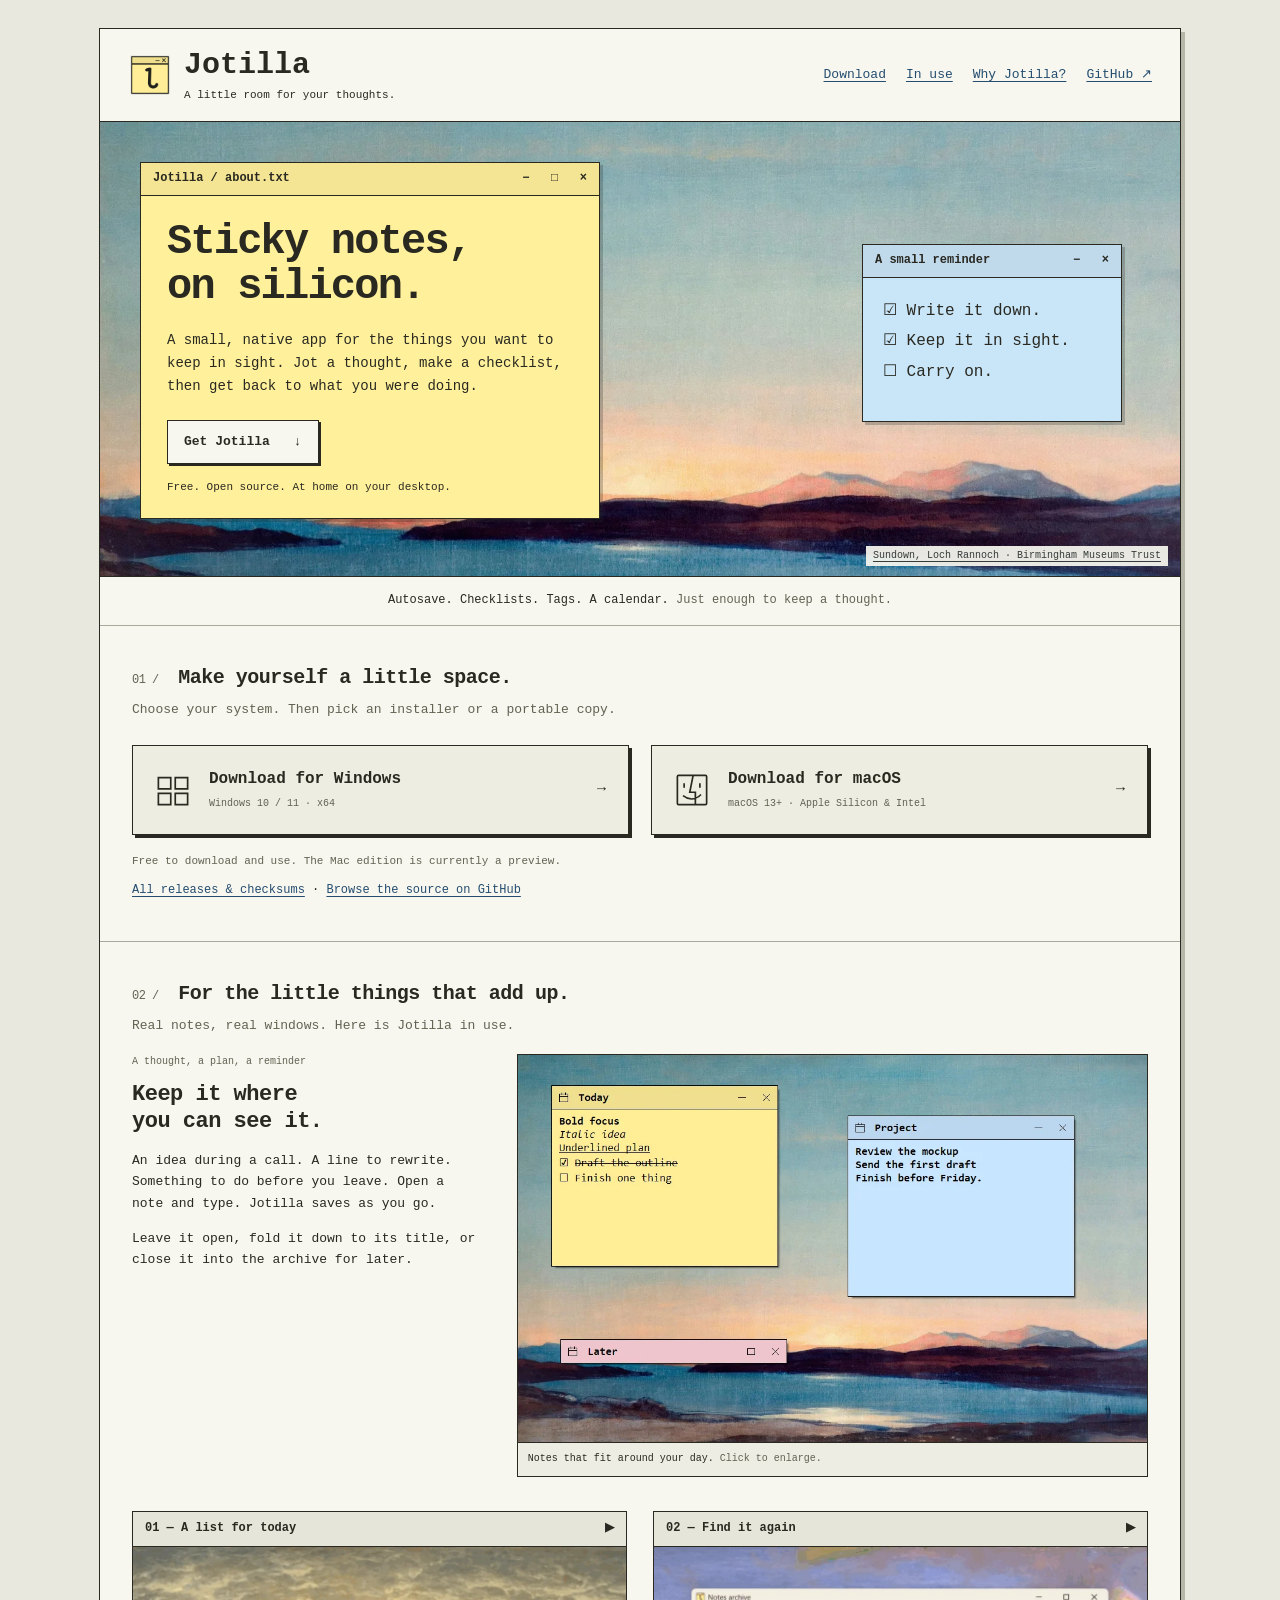
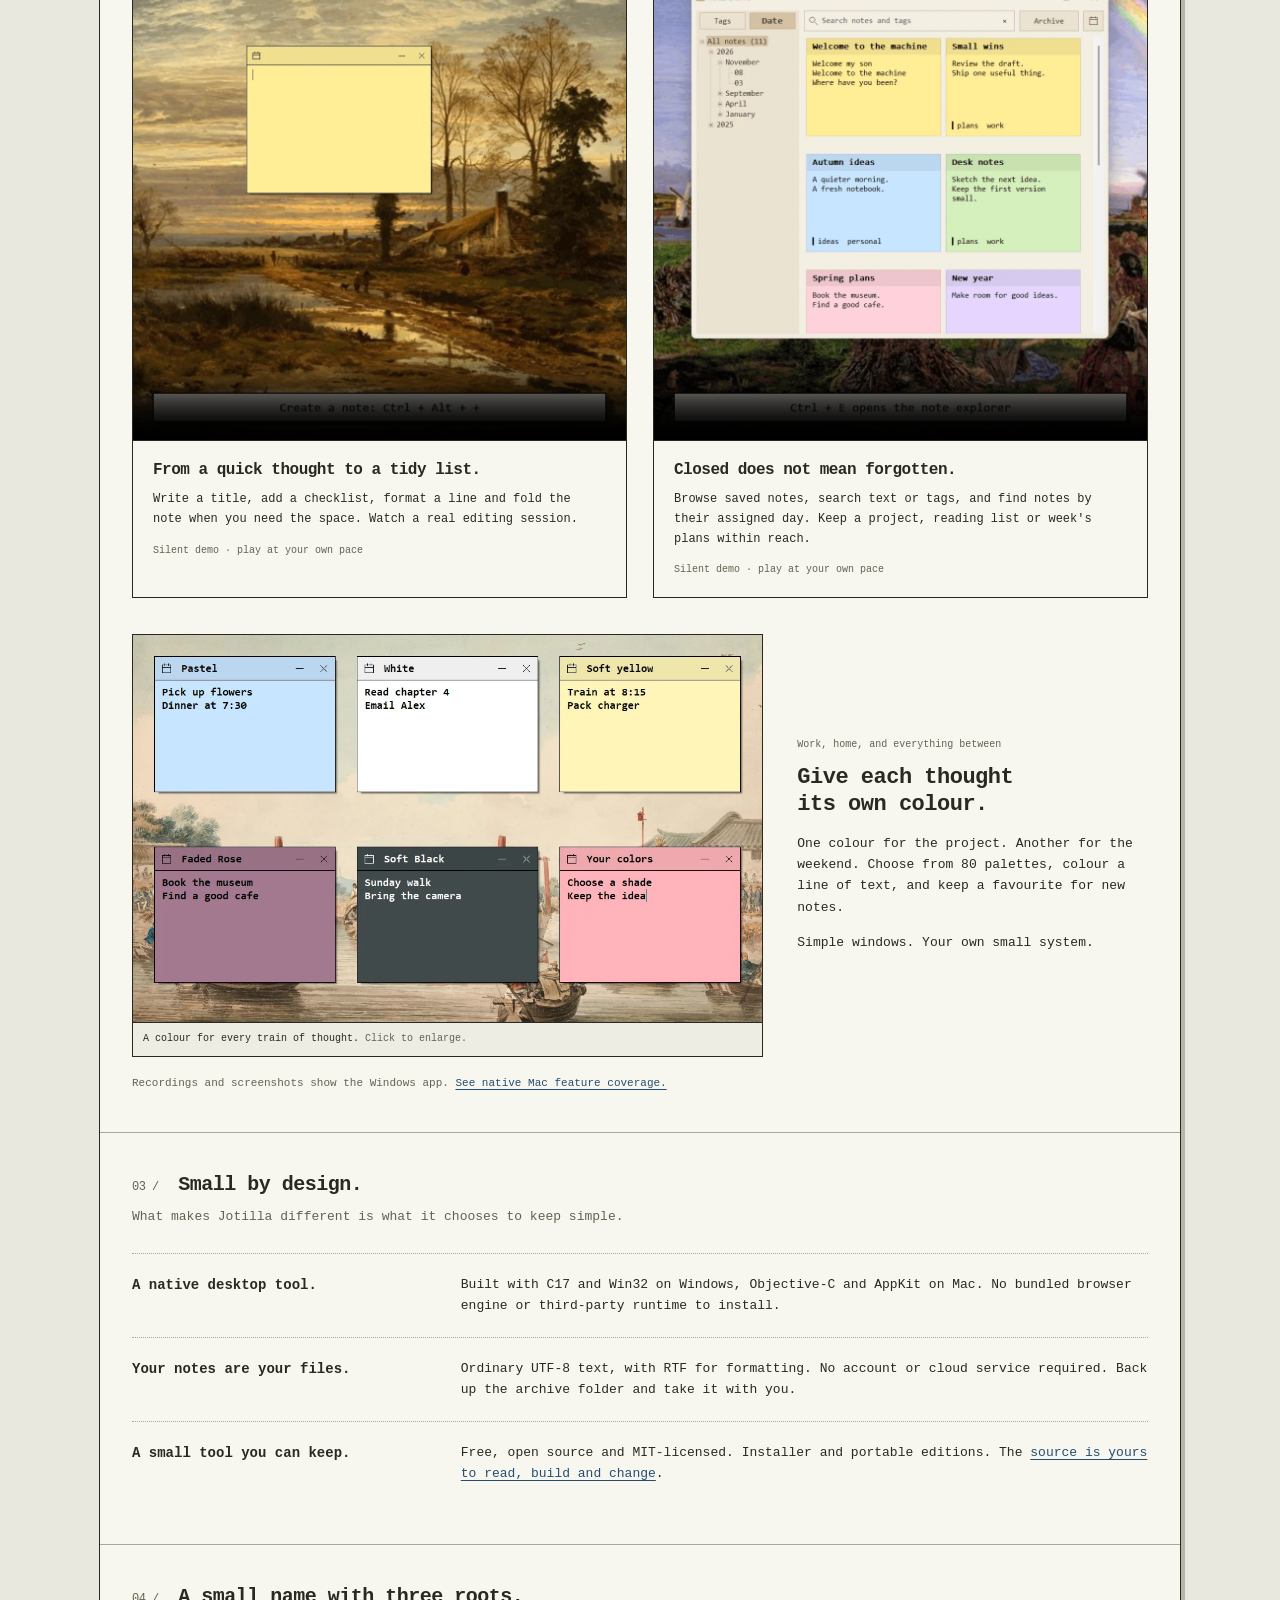
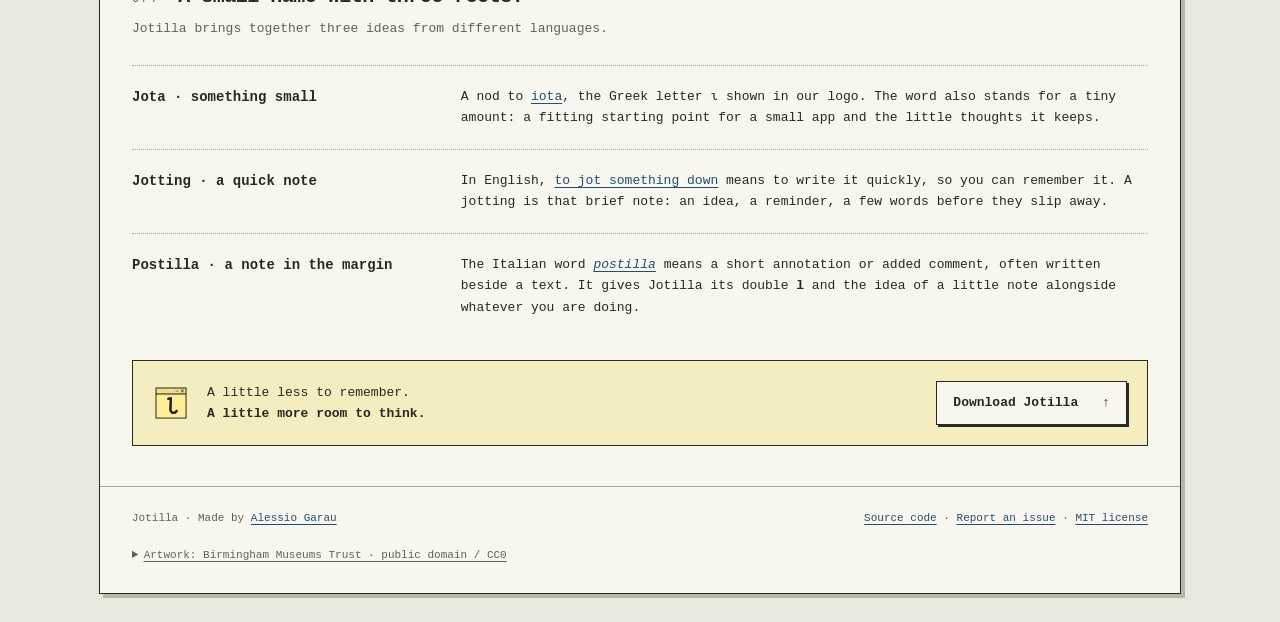
<file: index.html>
<!doctype html>
<html lang="en">
<head>
  <meta charset="utf-8">
  <meta name="viewport" content="width=device-width, initial-scale=1">
  <meta name="color-scheme" content="light">
  <meta name="description" content="Jotilla is a small, native sticky notes app. Keep thoughts, checklists and reminders on your desktop. Free, open source, for Windows and macOS.">
  <meta property="og:type" content="website">
  <meta property="og:title" content="Jotilla — Sticky notes, on silicon.">
  <meta property="og:description" content="A small place for your thoughts. Native desktop notes with autosave, checklists, colours and a calendar. Free and open source.">
  <meta property="og:url" content="https://garaugarau.github.io/Jotilla/">
  <meta property="og:image" content="https://garaugarau.github.io/Jotilla/assets/notes.webp">
  <meta property="og:image:alt" content="Jotilla notes on a painted landscape">
  <link rel="canonical" href="https://garaugarau.github.io/Jotilla/">
  <link rel="icon" href="assets/jotilla.ico" sizes="any">
  <link rel="icon" type="image/png" href="assets/jotilla.png">
  <link rel="stylesheet" href="style.css">
  <title>Jotilla — Sticky notes, on silicon.</title>
</head>
<body id="top">
  <a class="skip-link" href="#main">Skip to content</a>
  <div class="site">
    <header class="masthead">
      <a class="brand" href="#top" aria-label="Jotilla home">
        <img src="assets/jotilla.png" width="44" height="44" alt="">
        <span>Jotilla<span class="brand-caption">A little room for your thoughts.</span></span>
      </a>
      <nav aria-label="Main navigation">
        <a href="#download">Download</a>
        <a href="#in-use">In use</a>
        <a href="#why">Why Jotilla?</a>
        <a href="https://github.com/GarauGarau/Jotilla">GitHub <span aria-hidden="true">↗</span></a>
      </nav>
    </header>

    <main id="main">
      <section class="desktop" aria-labelledby="intro-heading">
        <div class="intro-note">
          <div class="note-bar"><span>Jotilla / about.txt</span><span aria-hidden="true">− &nbsp; □ &nbsp; ×</span></div>
          <div class="note-content">
            <h1 id="intro-heading">Sticky notes,<br>on silicon.</h1>
            <p>A small, native app for the things you want to keep in sight. Jot a thought, make a checklist, then get back to what you were doing.</p>
            <a class="button primary" href="#download">Get Jotilla <span aria-hidden="true">↓</span></a>
            <p class="note-foot">Free. Open source. At home on your desktop.</p>
          </div>
        </div>
        <div class="little-note" aria-hidden="true">
          <div class="note-bar"><span>A small reminder</span><span>− &nbsp; ×</span></div>
          <p>☑ Write it down.<br>☑ Keep it in sight.<br>☐ Carry on.</p>
        </div>
        <a class="art-label" href="#artwork">Sundown, Loch Rannoch · Birmingham Museums Trust</a>
      </section>

      <p class="intro-line">Autosave. Checklists. Tags. A calendar. <span>Just enough to keep a thought.</span></p>

      <section class="section downloads" id="download" aria-labelledby="download-heading">
        <div class="section-heading">
          <h2 id="download-heading"><span class="section-number">01 /</span> Make yourself a little space.</h2>
          <p>Choose your system. Then pick an installer or a portable copy.</p>
        </div>
        <div class="platforms">
          <a class="platform-button" href="windows.html">
            <svg class="os-icon" viewBox="0 0 32 32" width="36" height="36" fill="none" stroke="currentColor" stroke-width="1.5" aria-hidden="true"><path d="M3 5h11v10H3zM18 5h11v10H18zM3 19h11v10H3zM18 19h11v10H18z"/></svg>
            <span><strong>Download for Windows</strong><small>Windows 10 / 11 · x64</small></span>
            <span class="platform-arrow" aria-hidden="true">→</span>
          </a>
          <a class="platform-button" href="macos.html">
            <svg class="os-icon" viewBox="0 0 32 32" width="36" height="36" fill="none" stroke="currentColor" stroke-width="1.5" aria-hidden="true"><rect x="3" y="3" width="26" height="26" rx="1"/><path d="M17 3l-3 15h5v11M9 10v4m14-4v4M8 21c5 4 11 4 16-1"/></svg>
            <span><strong>Download for macOS</strong><small>macOS 13+ · Apple Silicon &amp; Intel</small></span>
            <span class="platform-arrow" aria-hidden="true">→</span>
          </a>
        </div>
        <p class="fine-print">Free to download and use. The Mac edition is currently a preview.</p>
        <p class="download-help"><a href="https://github.com/GarauGarau/Jotilla/releases">All releases &amp; checksums</a><span aria-hidden="true"> · </span><a href="https://github.com/GarauGarau/Jotilla">Browse the source on GitHub</a></p>
      </section>

      <section class="section" id="in-use" aria-labelledby="use-heading">
        <div class="section-heading">
          <h2 id="use-heading"><span class="section-number">02 /</span> For the little things that add up.</h2>
          <p>Real notes, real windows. Here is Jotilla in use.</p>
        </div>
        <article class="wide-example">
          <div class="example-copy">
            <span class="eyebrow">A thought, a plan, a reminder</span>
            <h3>Keep it where <br>you can see it.</h3>
            <p>An idea during a call. A line to rewrite. Something to do before you leave. Open a note and type. Jotilla saves as you go.</p>
            <p>Leave it open, fold it down to its title, or close it into the archive for later.</p>
          </div>
          <figure class="media-frame">
            <a href="assets/notes.webp" aria-label="Open the full screenshot of Jotilla notes">
              <img src="assets/notes.webp" width="1040" height="640" loading="lazy" decoding="async" alt="Yellow Today note with a checklist, blue Project note and a folded Later note on a painted lake landscape.">
            </a>
            <figcaption>Notes that fit around your day. <span>Click to enlarge.</span></figcaption>
          </figure>
        </article>
        <div class="video-examples">
          <article class="video-example">
            <div class="video-title"><span>01 — A list for today</span><span aria-hidden="true">▶</span></div>
            <video controls playsinline preload="metadata" poster="assets/notes-demo-poster.webp" width="1000" height="1000" aria-label="Jotilla demo: writing, formatting and folding a note" aria-describedby="notes-video-description">
              <source src="assets/notes-demo.mp4" type="video/mp4">
              <p><a href="assets/notes-demo.mp4">Download the note-editing video.</a></p>
            </video>
            <div class="video-copy">
              <h3>From a quick thought to a tidy list.</h3>
              <p id="notes-video-description">Write a title, add a checklist, format a line and fold the note when you need the space. Watch a real editing session.</p>
              <span class="video-note">Silent demo · play at your own pace</span>
            </div>
          </article>
          <article class="video-example">
            <div class="video-title"><span>02 — Find it again</span><span aria-hidden="true">▶</span></div>
            <video controls playsinline preload="metadata" poster="assets/browser-demo-poster.webp" width="1000" height="1000" aria-label="Jotilla demo: browsing the archive and calendar" aria-describedby="browser-video-description">
              <source src="assets/browser-demo.mp4" type="video/mp4">
              <p><a href="assets/browser-demo.mp4">Download the archive and calendar video.</a></p>
            </video>
            <div class="video-copy">
              <h3>Closed does not mean forgotten.</h3>
              <p id="browser-video-description">Browse saved notes, search text or tags, and find notes by their assigned day. Keep a project, reading list or week's plans within reach.</p>
              <span class="video-note">Silent demo · play at your own pace</span>
            </div>
          </article>
        </div>
        <article class="wide-example colours-example">
          <figure class="media-frame">
            <a href="assets/palettes.webp" aria-label="Open the full screenshot of Jotilla note colours">
              <img src="assets/palettes.webp" width="1040" height="640" loading="lazy" decoding="async" alt="Six Jotilla notes in blue, white, yellow, rose, charcoal and pink, with reminders for reading, travel and a day out.">
            </a>
            <figcaption>A colour for every train of thought. <span>Click to enlarge.</span></figcaption>
          </figure>
          <div class="example-copy">
            <span class="eyebrow">Work, home, and everything between</span>
            <h3>Give each thought <br>its own colour.</h3>
            <p>One colour for the project. Another for the weekend. Choose from 80 palettes, colour a line of text, and keep a favourite for new notes.</p>
            <p>Simple windows. Your own small system.</p>
          </div>
        </article>
        <p class="fine-print">Recordings and screenshots show the Windows app. <a href="https://github.com/GarauGarau/Jotilla/blob/macos/docs/macos-validation.md">See native Mac feature coverage.</a></p>
      </section>

      <section class="section why-section" id="why" aria-labelledby="why-heading">
        <div class="section-heading">
          <h2 id="why-heading"><span class="section-number">03 /</span> Small by design.</h2>
          <p>What makes Jotilla different is what it chooses to keep simple.</p>
        </div>
        <dl class="principles">
          <div><dt>A native desktop tool.</dt><dd>Built with C17 and Win32 on Windows, Objective-C and AppKit on Mac. No bundled browser engine or third-party runtime to install.</dd></div>
          <div><dt>Your notes are your files.</dt><dd>Ordinary UTF-8 text, with RTF for formatting. No account or cloud service required. Back up the archive folder and take it with you.</dd></div>
          <div><dt>A small tool you can keep.</dt><dd>Free, open source and MIT-licensed. Installer and portable editions. The <a href="https://github.com/GarauGarau/Jotilla">source is yours to read, build and change</a>.</dd></div>
        </dl>
      </section>

      <section class="section" id="name" aria-labelledby="name-heading">
        <div class="section-heading">
          <h2 id="name-heading"><span class="section-number">04 /</span> A small name with three roots.</h2>
          <p>Jotilla brings together three ideas from different languages.</p>
        </div>
        <dl class="principles">
          <div><dt>Jota · something small</dt><dd>A nod to <a href="https://www.treccani.it/vocabolario/iota1/">iota</a>, the Greek letter ι shown in our logo. The word also stands for a tiny amount: a fitting starting point for a small app and the little thoughts it keeps.</dd></div>
          <div><dt>Jotting · a quick note</dt><dd>In English, <a href="https://dictionary.cambridge.org/dictionary/english/jot">to jot something down</a> means to write it quickly, so you can remember it. A jotting is that brief note: an idea, a reminder, a few words before they slip away.</dd></div>
          <div><dt lang="it">Postilla · <span lang="en">a note in the margin</span></dt><dd>The Italian word <a href="https://www.treccani.it/vocabolario/postilla/"><i lang="it">postilla</i></a> means a short annotation or added comment, often written beside a text. It gives Jotilla its double <strong>l</strong> and the idea of a little note alongside whatever you are doing.</dd></div>
        </dl>
        <div class="last-note">
          <img src="assets/jotilla.png" width="36" height="36" alt="" loading="lazy">
          <p>A little less to remember.<br><strong>A little more room to think.</strong></p>
          <a class="button" href="#download">Download Jotilla <span aria-hidden="true">↑</span></a>
        </div>
      </section>
    </main>

    <footer class="footer">
      <div class="footer-line"><p>Jotilla · Made by <a href="https://github.com/GarauGarau">Alessio Garau</a></p><p><a href="https://github.com/GarauGarau/Jotilla">Source code</a> · <a href="https://github.com/GarauGarau/Jotilla/issues">Report an issue</a> · <a href="https://github.com/GarauGarau/Jotilla/blob/windows/LICENSE">MIT license</a></p></div>
      <details id="artwork">
        <summary>Artwork: Birmingham Museums Trust · public domain / CC0</summary>
        <ul>
          <li><a href="https://dams.birminghammuseums.org.uk/assetbank-birminghammuseums/action/viewAsset?id=8161">Sundown, Loch Rannoch</a> — Sir David Young Cameron, 1923.</li>
          <li><a href="https://dams.birminghammuseums.org.uk/assetbank-birminghammuseums/action/viewAsset?id=6781">February Fill Dyke</a> — Benjamin Williams Leader, 1881.</li>
          <li><a href="https://dams.birminghammuseums.org.uk/assetbank-birminghammuseums/action/viewAsset?id=3468">Walton-on-the-Naze</a> — Ford Madox Brown, 1860.</li>
          <li><a href="https://dams.birminghammuseums.org.uk/assetbank-birminghammuseums/action/viewAsset?id=34860">Stern View of Boat Going Down a Glacis, Nr Ning P-0</a> — William Alexander, 1793.</li>
        </ul>
        <p>Images from the <a href="https://www.birminghammuseums.org.uk/collection/picture-library">Birmingham Museums Trust collection</a>. Artwork has been resized for this page; the app screenshots and recordings come from the Jotilla repository.</p>
      </details>
    </footer>
  </div>
</body>
</html>
</file>
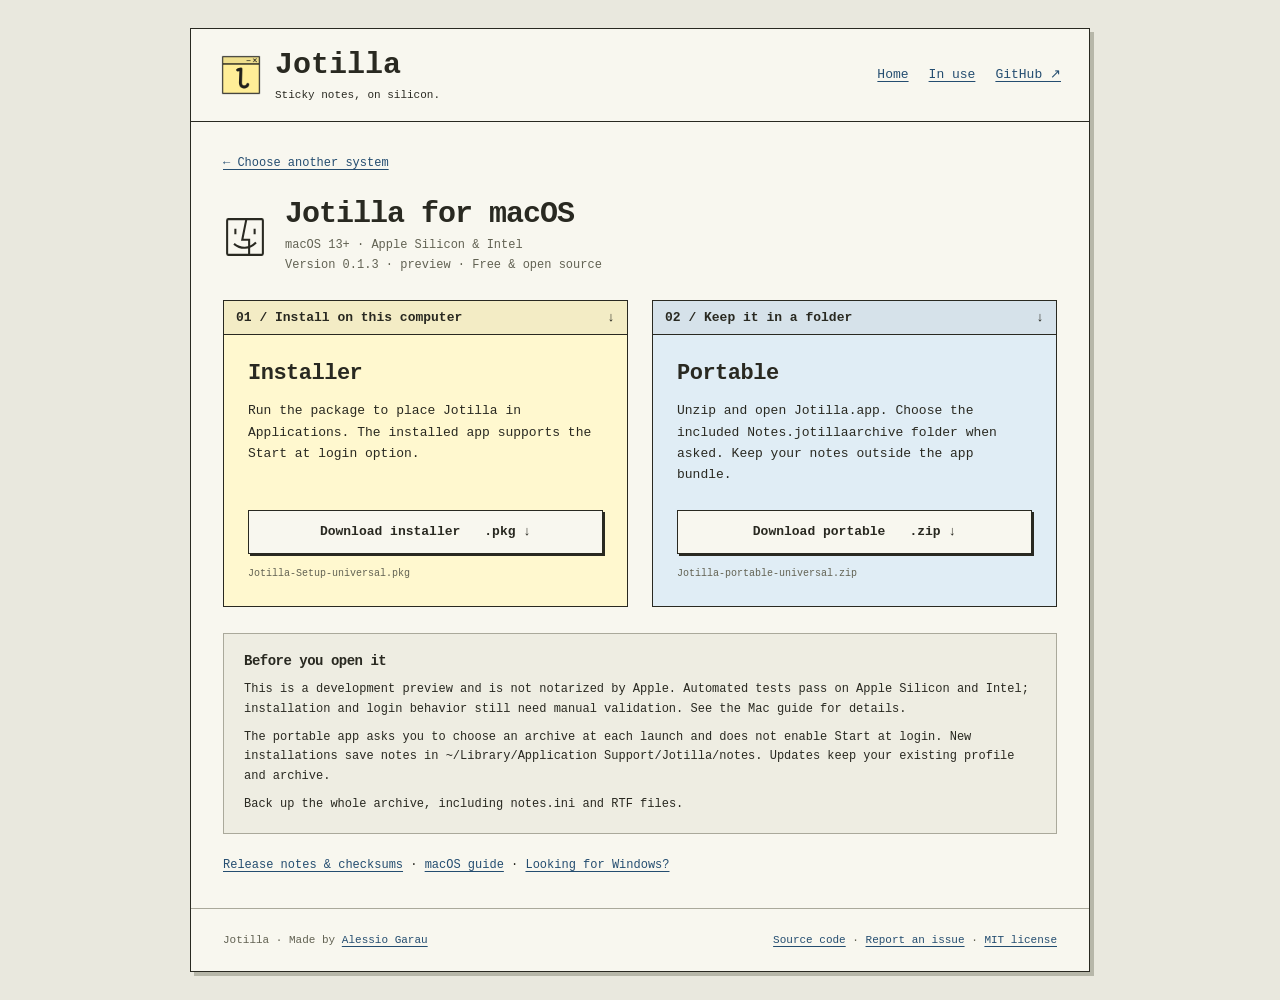
<file: macos.html>
<!doctype html>
<html lang="en">
<head>
  <meta charset="utf-8">
  <meta name="viewport" content="width=device-width, initial-scale=1">
  <meta name="color-scheme" content="light">
  <meta name="description" content="Download Jotilla for macOS. Choose the installer or portable edition of the free, native sticky notes app.">
  <link rel="canonical" href="https://garaugarau.github.io/Jotilla/macos.html">
  <link rel="icon" href="assets/jotilla.ico" sizes="any">
  <link rel="icon" type="image/png" href="assets/jotilla.png">
  <link rel="stylesheet" href="style.css">
  <title>Download for macOS — Jotilla</title>
</head>
<body>
  <a class="skip-link" href="#main">Skip to content</a>
  <div class="site download-site">
    <header class="masthead">
      <a class="brand" href="index.html" aria-label="Jotilla home"><img src="assets/jotilla.png" width="44" height="44" alt=""><span>Jotilla<span class="brand-caption">Sticky notes, on silicon.</span></span></a>
      <nav aria-label="Main navigation"><a href="index.html">Home</a><a href="index.html#in-use">In use</a><a href="https://github.com/GarauGarau/Jotilla">GitHub <span aria-hidden="true">↗</span></a></nav>
    </header>
    <main class="download-page" id="main">
      <p class="breadcrumb"><a href="index.html#download">← Choose another system</a></p>
      <div class="download-heading">
        <svg class="os-icon" viewBox="0 0 32 32" width="44" height="44" fill="none" stroke="currentColor" stroke-width="1.5" aria-hidden="true"><rect x="3" y="3" width="26" height="26" rx="1"/><path d="M17 3l-3 15h5v11M9 10v4m14-4v4M8 21c5 4 11 4 16-1"/></svg>
        <div><h1>Jotilla for macOS</h1><p>macOS 13+ · Apple Silicon &amp; Intel<br>Version 0.1.3 · preview · Free &amp; open source</p></div>
      </div>
      <div class="download-options">
        <section class="download-option" aria-labelledby="installer-heading">
          <div class="note-bar"><span>01 / Install on this computer</span><span aria-hidden="true">↓</span></div>
          <div class="option-content">
            <h2 id="installer-heading">Installer</h2>
            <p class="option-description">Run the package to place Jotilla in Applications. The installed app supports the Start at login option.</p>
            <a class="button" href="https://github.com/GarauGarau/Jotilla/releases/download/macos-v0.1.3/Jotilla-Setup-universal.pkg">Download installer <span>.pkg ↓</span></a>
            <p class="file-detail">Jotilla-Setup-universal.pkg</p>
          </div>
        </section>
        <section class="download-option" aria-labelledby="portable-heading">
          <div class="note-bar"><span>02 / Keep it in a folder</span><span aria-hidden="true">↓</span></div>
          <div class="option-content">
            <h2 id="portable-heading">Portable</h2>
            <p class="option-description">Unzip and open Jotilla.app. Choose the included Notes.jotillaarchive folder when asked. Keep your notes outside the app bundle.</p>
            <a class="button" href="https://github.com/GarauGarau/Jotilla/releases/download/macos-v0.1.3/Jotilla-portable-universal.zip">Download portable <span>.zip ↓</span></a>
            <p class="file-detail">Jotilla-portable-universal.zip</p>
          </div>
        </section>
      </div>
      <aside class="install-note" aria-labelledby="before-heading">
        <h2 id="before-heading">Before you open it</h2>
        <p>This is a development preview and is not notarized by Apple. Automated tests pass on Apple Silicon and Intel; installation and login behavior still need manual validation. See the Mac guide for details.</p>
        <p>The portable app asks you to choose an archive at each launch and does not enable Start at login. New installations save notes in ~/Library/Application Support/Jotilla/notes. Updates keep your existing profile and archive.</p>
        <p>Back up the whole archive, including <code>notes.ini</code> and RTF files.</p>
      </aside>
      <p class="download-help"><a href="https://github.com/GarauGarau/Jotilla/releases/tag/macos-v0.1.3">Release notes &amp; checksums</a> · <a href="https://github.com/GarauGarau/Jotilla/blob/macos/docs/macos.md">macOS guide</a> · <a href="windows.html">Looking for Windows?</a></p>
    </main>
    <footer class="footer"><div class="footer-line"><p>Jotilla · Made by <a href="https://github.com/GarauGarau">Alessio Garau</a></p><p><a href="https://github.com/GarauGarau/Jotilla">Source code</a> · <a href="https://github.com/GarauGarau/Jotilla/issues">Report an issue</a> · <a href="https://github.com/GarauGarau/Jotilla/blob/windows/LICENSE">MIT license</a></p></div></footer>
  </div>
</body>
</html>
</file>
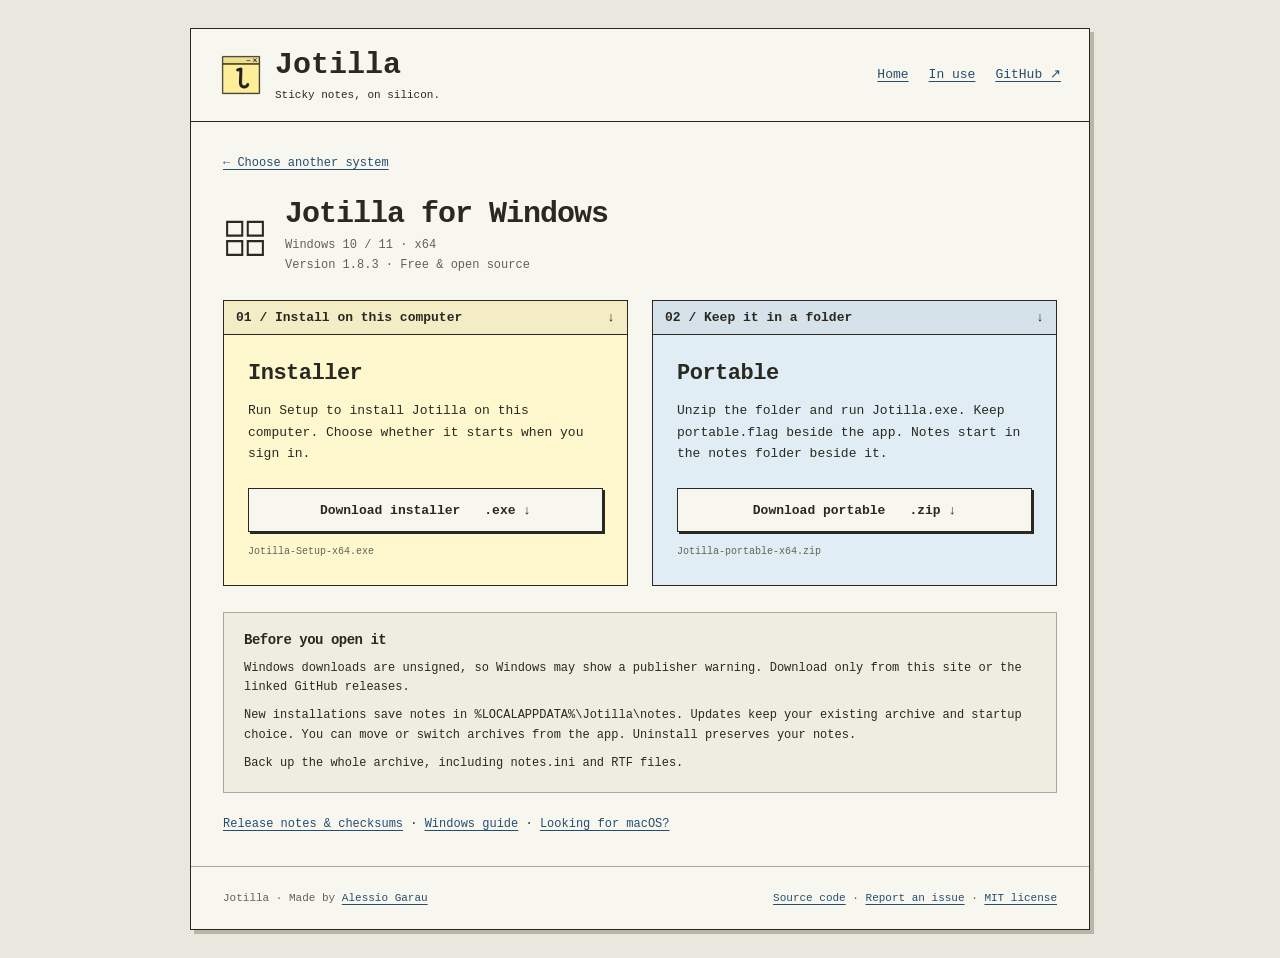
<file: windows.html>
<!doctype html>
<html lang="en">
<head>
  <meta charset="utf-8">
  <meta name="viewport" content="width=device-width, initial-scale=1">
  <meta name="color-scheme" content="light">
  <meta name="description" content="Download Jotilla for Windows. Choose the installer or portable edition of the free, native sticky notes app.">
  <link rel="canonical" href="https://garaugarau.github.io/Jotilla/windows.html">
  <link rel="icon" href="assets/jotilla.ico" sizes="any">
  <link rel="icon" type="image/png" href="assets/jotilla.png">
  <link rel="stylesheet" href="style.css">
  <title>Download for Windows — Jotilla</title>
</head>
<body>
  <a class="skip-link" href="#main">Skip to content</a>
  <div class="site download-site">
    <header class="masthead">
      <a class="brand" href="index.html" aria-label="Jotilla home"><img src="assets/jotilla.png" width="44" height="44" alt=""><span>Jotilla<span class="brand-caption">Sticky notes, on silicon.</span></span></a>
      <nav aria-label="Main navigation"><a href="index.html">Home</a><a href="index.html#in-use">In use</a><a href="https://github.com/GarauGarau/Jotilla">GitHub <span aria-hidden="true">↗</span></a></nav>
    </header>
    <main class="download-page" id="main">
      <p class="breadcrumb"><a href="index.html#download">← Choose another system</a></p>
      <div class="download-heading">
        <svg class="os-icon" viewBox="0 0 32 32" width="44" height="44" fill="none" stroke="currentColor" stroke-width="1.5" aria-hidden="true"><path d="M3 5h11v10H3zM18 5h11v10H18zM3 19h11v10H3zM18 19h11v10H18z"/></svg>
        <div><h1>Jotilla for Windows</h1><p>Windows 10 / 11 · x64<br>Version 1.8.3 · Free &amp; open source</p></div>
      </div>
      <div class="download-options">
        <section class="download-option" aria-labelledby="installer-heading">
          <div class="note-bar"><span>01 / Install on this computer</span><span aria-hidden="true">↓</span></div>
          <div class="option-content">
            <h2 id="installer-heading">Installer</h2>
            <p class="option-description">Run Setup to install Jotilla on this computer. Choose whether it starts when you sign in.</p>
            <a class="button" href="https://github.com/GarauGarau/Jotilla/releases/download/v1.8.3/Jotilla-Setup-x64.exe">Download installer <span>.exe ↓</span></a>
            <p class="file-detail">Jotilla-Setup-x64.exe</p>
          </div>
        </section>
        <section class="download-option" aria-labelledby="portable-heading">
          <div class="note-bar"><span>02 / Keep it in a folder</span><span aria-hidden="true">↓</span></div>
          <div class="option-content">
            <h2 id="portable-heading">Portable</h2>
            <p class="option-description">Unzip the folder and run Jotilla.exe. Keep portable.flag beside the app. Notes start in the notes folder beside it.</p>
            <a class="button" href="https://github.com/GarauGarau/Jotilla/releases/download/v1.8.3/Jotilla-portable-x64.zip">Download portable <span>.zip ↓</span></a>
            <p class="file-detail">Jotilla-portable-x64.zip</p>
          </div>
        </section>
      </div>
      <aside class="install-note" aria-labelledby="before-heading">
        <h2 id="before-heading">Before you open it</h2>
        <p>Windows downloads are unsigned, so Windows may show a publisher warning. Download only from this site or the linked GitHub releases.</p>
        <p>New installations save notes in %LOCALAPPDATA%\Jotilla\notes. Updates keep your existing archive and startup choice. You can move or switch archives from the app. Uninstall preserves your notes.</p>
        <p>Back up the whole archive, including <code>notes.ini</code> and RTF files.</p>
      </aside>
      <p class="download-help"><a href="https://github.com/GarauGarau/Jotilla/releases/tag/v1.8.3">Release notes &amp; checksums</a> · <a href="https://github.com/GarauGarau/Jotilla/blob/windows/docs/windows.md">Windows guide</a> · <a href="macos.html">Looking for macOS?</a></p>
    </main>
    <footer class="footer"><div class="footer-line"><p>Jotilla · Made by <a href="https://github.com/GarauGarau">Alessio Garau</a></p><p><a href="https://github.com/GarauGarau/Jotilla">Source code</a> · <a href="https://github.com/GarauGarau/Jotilla/issues">Report an issue</a> · <a href="https://github.com/GarauGarau/Jotilla/blob/windows/LICENSE">MIT license</a></p></div></footer>
  </div>
</body>
</html>
</file>
<file: style.css>
:root {
  color-scheme: light;
  --paper: #f8f7ef;
  --ink: #292921;
  --muted: #626253;
  --line: #aaa99b;
  --yellow: #fff09b;
  --blue: #c9e5f8;
  --link: #244d70;
}

* { box-sizing: border-box; }
html { scroll-padding-top: 20px; }
body { margin: 0; background: #e9e8de; color: var(--ink); font: 15px/1.65 "Courier New", Courier, monospace; }
a { color: var(--link); text-underline-offset: 3px; }
a:hover { color: #111; }
a:focus-visible, summary:focus-visible, video:focus-visible { outline: 3px solid #285d80; outline-offset: 5px; }
img, video { display: block; max-width: 100%; height: auto; }
figure, p, h1, h2, h3, dl { margin: 0; }
p + p { margin-top: 14px; }
code { font: inherit; overflow-wrap: anywhere; }
.site { max-width: 1082px; margin: 28px auto; background: var(--paper); border: 1px solid var(--ink); box-shadow: 4px 4px 0 #b7b7a9; }
.masthead { padding: 20px 28px; display: flex; align-items: center; justify-content: space-between; gap: 24px; border-bottom: 1px solid var(--ink); }
.brand { display: flex; align-items: center; gap: 12px; color: var(--ink); text-decoration: none; font-size: 30px; font-weight: bold; line-height: 1.1; }
.brand img { flex: 0 0 44px; }
.brand-caption { display: block; font-size: 11px; font-weight: normal; margin-top: 7px; }
nav { display: flex; flex-wrap: wrap; gap: 8px 20px; font-size: 13px; }
nav a { padding: 8px 0; white-space: nowrap; }
.desktop { position: relative; min-height: 455px; padding: 40px; background: #b2c9c5 url("assets/sundown.webp") center 58% / cover; border-bottom: 1px solid var(--ink); }
.intro-note, .little-note { border: 1px solid var(--ink); box-shadow: 3px 3px 0 #252a2740; }
.intro-note { position: relative; z-index: 1; max-width: 460px; background: var(--yellow); }
.note-bar { display: flex; justify-content: space-between; align-items: center; gap: 16px; padding: 6px 12px; background: #0000000c; border-bottom: 1px solid var(--ink); font-size: 12px; font-weight: bold; }
.note-content { padding: 24px 26px 22px; }
h1 { font-size: clamp(30px, 4vw, 42px); line-height: 1.08; letter-spacing: -1.8px; margin-bottom: 18px; }
.note-content > p { font-size: 14px; line-height: 1.65; }
.button { display: inline-flex; justify-content: center; align-items: center; gap: 24px; min-height: 44px; padding: 8px 16px; border: 1px solid var(--ink); background: var(--paper); box-shadow: 2px 2px 0 var(--ink); color: var(--ink); font-weight: bold; font-size: 13px; text-decoration: none; }
.button:hover { background: #fff; }
.button:active { box-shadow: none; transform: translate(2px, 2px); }
.primary { margin-top: 22px; }
.note-content .note-foot { margin-top: 14px; font-size: 11px; }
.little-note { position: absolute; right: 58px; top: 122px; width: 260px; background: var(--blue); }
.little-note p { padding: 18px 20px 34px; font-size: 16px; line-height: 1.9; }
.art-label { position: absolute; bottom: 10px; right: 12px; max-width: calc(100% - 24px); padding: 2px 7px; background: #f8f7efed; color: #343b38; font-size: 10px; }
.intro-line { padding: 14px 28px; border-bottom: 1px solid var(--line); font-size: 12px; text-align: center; }
.intro-line span { color: var(--muted); }
.section { padding: 38px 32px 40px; border-bottom: 1px solid var(--line); }
.section-heading { margin-bottom: 25px; }
h2 { font-size: 20px; line-height: 1.4; letter-spacing: -.5px; }
.section-number { font-size: 12px; font-weight: normal; color: var(--muted); margin-right: 8px; white-space: nowrap; }
.section-heading p { margin-top: 7px; color: var(--muted); font-size: 13px; }
.platforms { display: grid; grid-template-columns: repeat(2, minmax(0, 1fr)); gap: 22px; }
.platform-button { display: flex; align-items: center; gap: 18px; padding: 22px; border: 1px solid var(--ink); box-shadow: 3px 3px 0 var(--ink); background: #eeede2; color: var(--ink); text-decoration: none; }
.platform-button:hover { background: var(--yellow); }
.platform-button:active { box-shadow: none; transform: translate(3px, 3px); }
.os-icon { flex-shrink: 0; }
.platform-button strong { display: block; font-size: 16px; line-height: 1.4; }
.platform-button small { display: block; color: var(--muted); font-size: 10px; margin-top: 5px; }
.platform-arrow { margin-left: auto; }
.fine-print { margin-top: 17px; color: var(--muted); font-size: 11px; line-height: 1.7; }
.download-help { margin-top: 10px; font-size: 12px; }
.wide-example { display: grid; grid-template-columns: minmax(0, 1fr) minmax(0, 1.8fr); align-items: center; gap: 34px; margin-top: 30px; }
.section-heading + .wide-example { align-items: start; margin-top: 0; }
#in-use .section-heading { margin-bottom: 18px; }
.eyebrow { display: block; margin-bottom: 10px; color: var(--muted); font-size: 10px; }
h3 { font-size: 22px; line-height: 1.25; letter-spacing: -.5px; }
.example-copy p { margin-top: 14px; font-size: 13px; }
.media-frame { border: 1px solid var(--ink); background: #eeede4; }
.media-frame > a { display: block; }
.media-frame img { width: 100%; }
figcaption { padding: 8px 10px; border-top: 1px solid var(--ink); font-size: 10px; }
figcaption span { color: var(--muted); }
.video-examples { display: grid; grid-template-columns: repeat(2, minmax(0, 1fr)); gap: 26px; margin-top: 34px; }
.video-example { border: 1px solid var(--ink); }
.video-title { display: flex; justify-content: space-between; gap: 12px; padding: 7px 12px; background: #e5e5d9; border-bottom: 1px solid var(--ink); font-size: 12px; font-weight: bold; }
video { width: 100%; aspect-ratio: 1; background: #b4c3ba; }
.video-copy { padding: 18px 20px; border-top: 1px solid var(--ink); }
.video-copy h3 { font-size: 16px; line-height: 1.4; }
.video-copy p { font-size: 12px; margin-top: 9px; }
.video-note { display: block; margin-top: 13px; color: var(--muted); font-size: 10px; }
.colours-example { grid-template-columns: minmax(0, 1.8fr) minmax(0, 1fr); margin-top: 36px; }
.principles > div { display: grid; grid-template-columns: minmax(0, 1fr) minmax(0, 2.3fr); gap: 30px; padding: 20px 0; border-top: 1px dotted var(--line); }
.principles dt { font-size: 14px; font-weight: bold; }
.principles dd { margin: 0; font-size: 13px; }
.last-note { margin-top: 22px; padding: 20px; background: #f4edc0; border: 1px solid var(--ink); display: flex; align-items: center; gap: 18px; }
.last-note img { flex-shrink: 0; }
.last-note p { font-size: 13px; flex: 1; }
.footer { padding: 22px 32px; color: var(--muted); font-size: 11px; }
.footer-line { display: flex; justify-content: space-between; gap: 10px 20px; flex-wrap: wrap; }
.footer-line p + p { margin: 0; }
details { margin-top: 12px; }
summary { cursor: pointer; width: fit-content; padding: 7px 0; text-decoration: underline; text-underline-offset: 3px; }
details ul { padding-left: 22px; }
details li { margin: 5px 0; }
details:target { outline: 1px dotted var(--muted); outline-offset: 5px; }
.skip-link { position: absolute; top: -100px; left: 16px; z-index: 10; padding: 8px 12px; background: var(--yellow); border: 1px solid; }
.skip-link:focus { top: 8px; }

/* Both download pages share this layout; the four release links live only there. */
.download-site { max-width: 900px; }
.download-page { padding: 32px; }
.breadcrumb { font-size: 12px; margin-bottom: 24px; }
.download-heading { display: flex; align-items: center; gap: 18px; margin-bottom: 24px; }
.download-heading h1 { font-size: 30px; letter-spacing: -1px; margin: 0 0 6px; }
.download-heading p { font-size: 12px; color: var(--muted); }
.download-options { display: grid; grid-template-columns: repeat(2, minmax(0, 1fr)); gap: 24px; }
.download-option { display: flex; flex-direction: column; border: 1px solid var(--ink); background: #fff8cf; }
.download-option + .download-option { background: #e0edf5; }
.download-option .note-bar { font-size: 13px; }
.option-content { display: flex; flex-direction: column; flex: 1; padding: 24px; }
.option-content h2 { font-size: 22px; margin-bottom: 10px; }
.option-content p { font-size: 13px; }
.option-content .button { margin-top: 24px; }
.option-content .file-detail { font-size: 10px; color: var(--muted); margin-top: 12px; overflow-wrap: anywhere; }
.option-content .option-description { flex: 1; }
.install-note { margin-top: 26px; padding: 18px 20px; background: #eeede2; border: 1px solid var(--line); font-size: 12px; }
.install-note h2 { font-size: 14px; margin-bottom: 7px; }
.install-note p { margin-top: 8px; }
.download-page .download-help { margin-top: 22px; }
.download-site .footer { border-top: 1px solid var(--line); }

@media (max-width: 850px) {
  .site { margin: 16px; }
  .masthead { flex-wrap: wrap; padding: 18px 22px; gap: 10px; }
  nav { gap: 6px 22px; }
  .desktop { padding: 30px 25px 42px; }
  .intro-note { max-width: 430px; }
  .little-note { display: none; }
  .wide-example { gap: 24px; grid-template-columns: minmax(0, 1fr) minmax(0, 1.4fr); }
  .colours-example { grid-template-columns: minmax(0, 1.4fr) minmax(0, 1fr); }
  .section { padding: 30px 24px; }
  .platform-button { padding: 18px; gap: 12px; }
  .platform-button strong { font-size: 14px; }
  h3 { font-size: 20px; }
}

@media (max-width: 650px) {
  body { font-size: 14px; }
  .site { margin: 8px; box-shadow: 2px 2px 0 #b7b7a9; }
  .masthead { padding: 16px; gap: 12px; }
  .brand-caption { font-size: 10px; }
  nav { width: 100%; justify-content: space-between; gap: 2px 12px; font-size: 12px; }
  nav a { min-height: 40px; display: inline-flex; align-items: center; }
  .desktop { padding: 24px 18px 50px; min-height: 0; background-position: 58% center; }
  .intro-note { max-width: 100%; }
  .note-content { padding: 22px; }
  h1 { font-size: 36px; }
  .little-note { display: none; }
  .art-label { font-size: 9px; bottom: 9px; right: 10px; }
  .intro-line { padding: 12px 18px; font-size: 11px; }
  .intro-line span { display: block; }
  .section { padding: 28px 18px; }
  h2 { font-size: 18px; }
  .section-number { display: block; margin-bottom: 6px; }
  .section-heading p { font-size: 12px; }
  .platforms { grid-template-columns: minmax(0, 1fr); gap: 18px; }
  .platform-button { padding: 20px 16px; }
  .platform-button strong { font-size: 15px; }
  .download-help { line-height: 2; font-size: 11px; }
  .wide-example, .colours-example { grid-template-columns: minmax(0, 1fr); gap: 20px; }
  .example-copy h3 br { display: none; }
  .colours-example .example-copy { grid-row: 1; }
  .video-examples { grid-template-columns: minmax(0, 1fr); gap: 24px; margin-top: 26px; }
  .video-copy { padding: 16px; }
  .principles > div { grid-template-columns: minmax(0, 1fr); gap: 8px; padding: 16px 0; }
  .last-note { flex-wrap: wrap; padding: 16px; gap: 12px; }
  .last-note p { font-size: 12px; }
  .last-note .button { width: 100%; margin-top: 4px; }
  .footer { padding: 20px 18px; }
  .footer-line { display: block; }
  .footer-line p + p { margin-top: 8px; }
  summary { line-height: 1.7; }
  .download-page { padding: 24px 18px; }
  .download-heading { gap: 14px; align-items: flex-start; }
  .download-heading h1 { font-size: 25px; }
  .download-options { grid-template-columns: minmax(0, 1fr); gap: 22px; }
  .option-content { padding: 22px; }
}

@media print {
  body { background: white; }
  .site { margin: 0; max-width: none; box-shadow: none; border: 0; }
  nav, .skip-link, .little-note, .button, .art-label, video { display: none; }
  .desktop { background: none; min-height: 0; padding: 0; }
  .intro-note { max-width: none; border: 0; box-shadow: none; }
  .section, .video-example { break-inside: avoid; }
}
</file>
